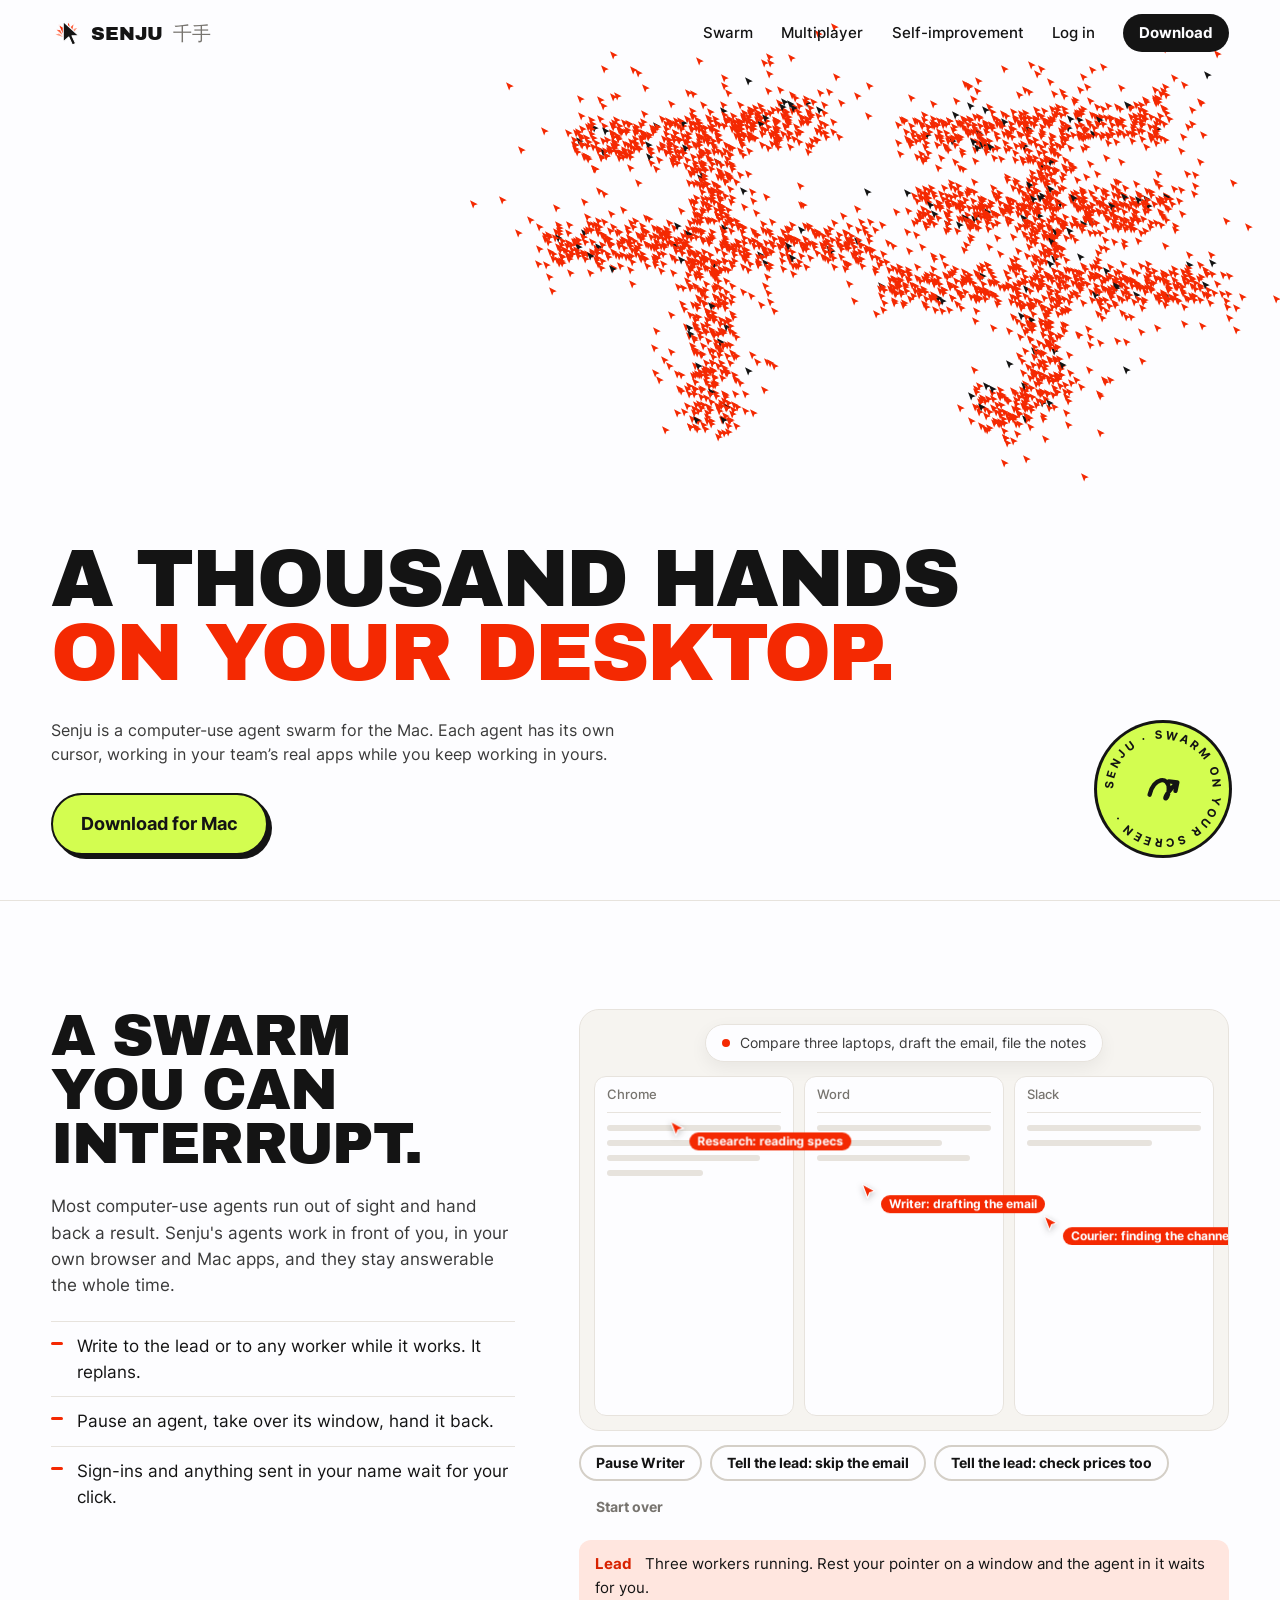
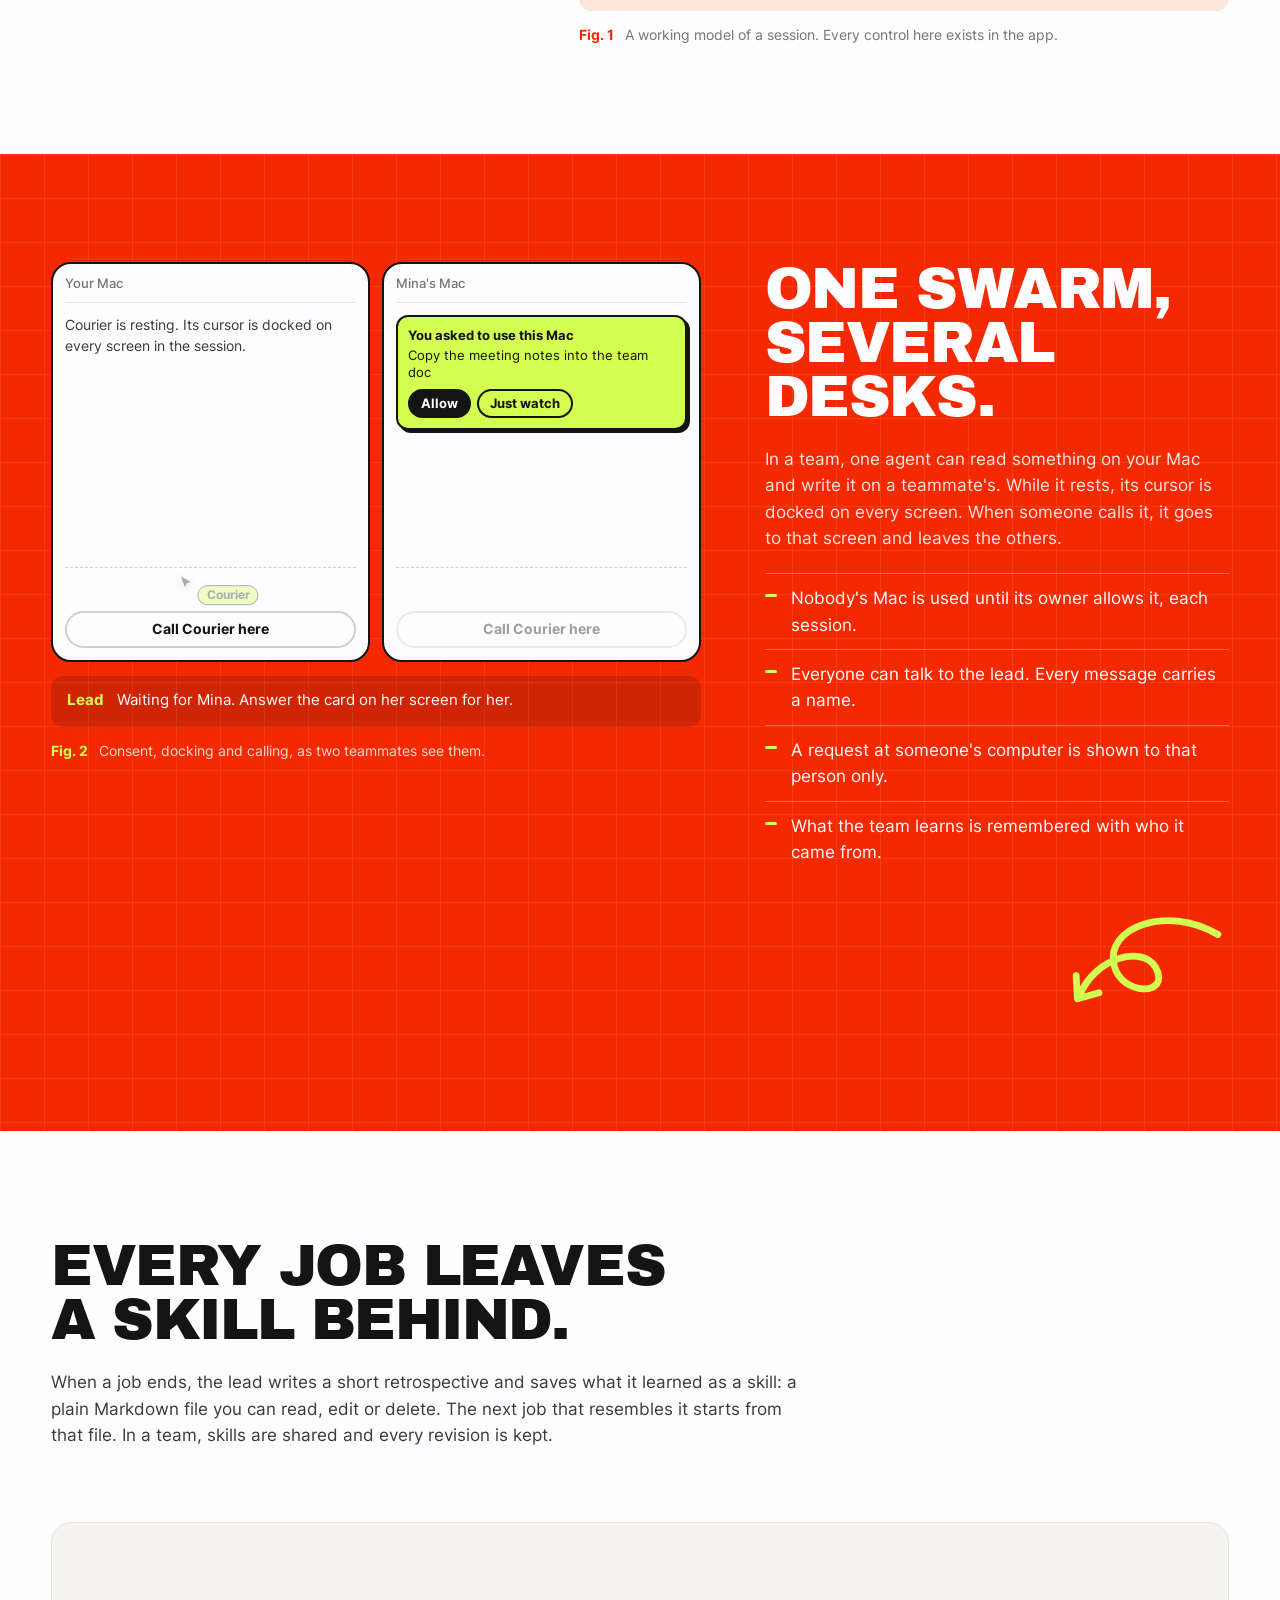
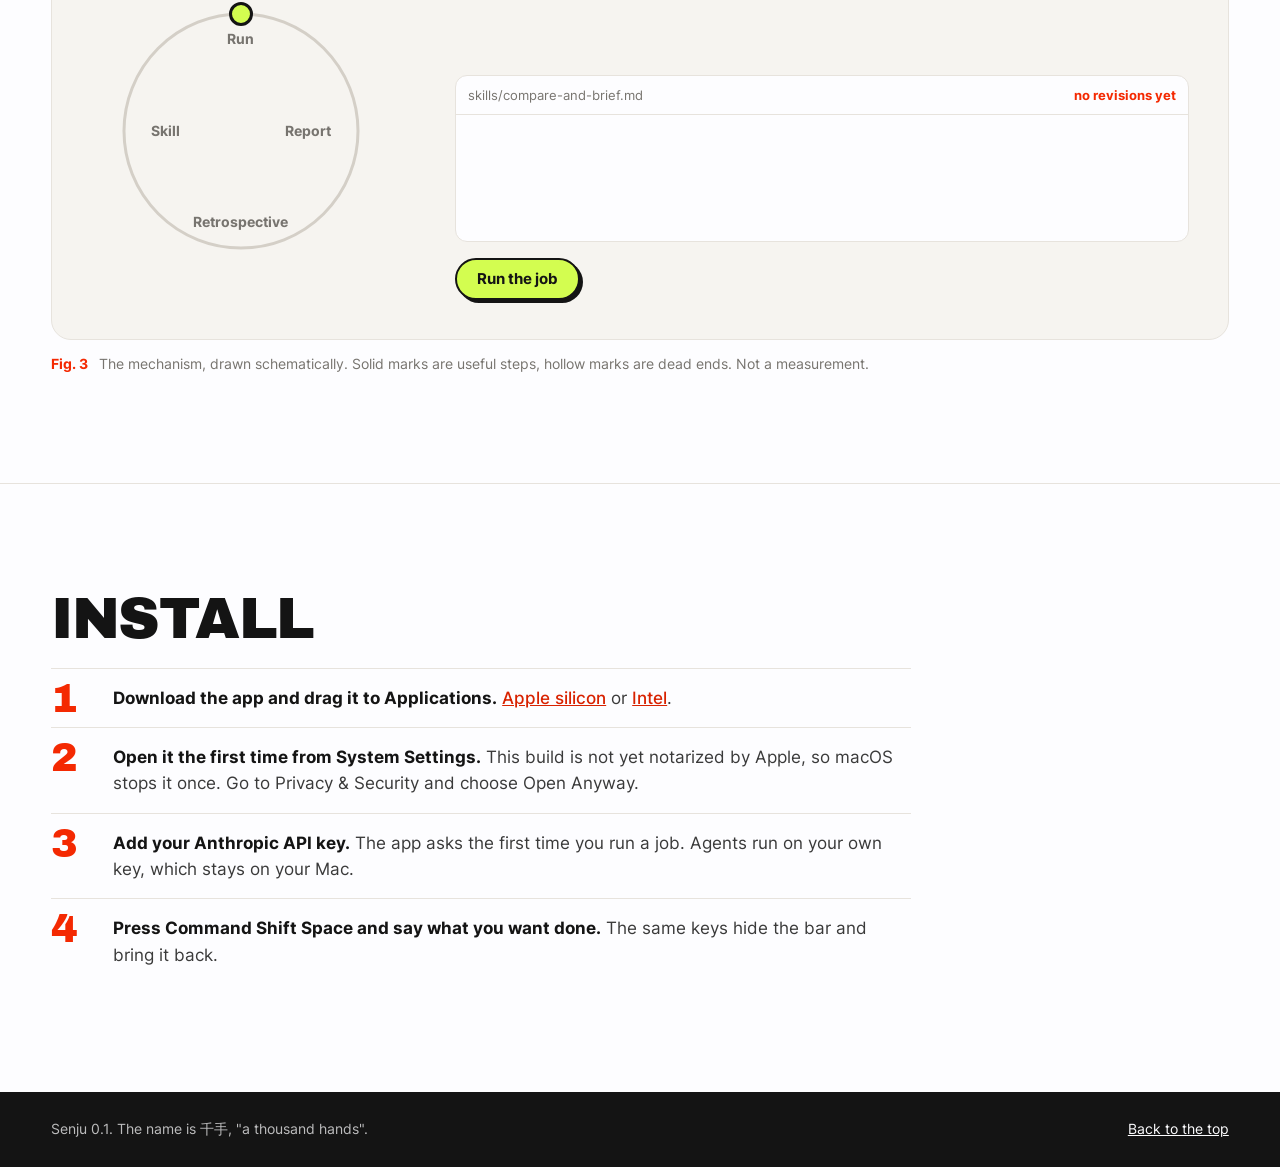
<file: index.html>
<!DOCTYPE html>
<html lang="en">
<head>
<meta charset="utf-8">
<meta name="viewport" content="width=device-width, initial-scale=1">
<title>Senju 千手: a thousand hands on your desktop</title>
<meta name="description" content="Senju is a swarm of computer-use agents for the Mac. Each agent has a cursor you can watch, interrupt and redirect. Sessions span teammates' computers, and every job leaves a skill behind.">
<meta name="theme-color" content="#F42902">
<meta property="og:type" content="website">
<meta property="og:title" content="Senju 千手: a thousand hands on your desktop">
<meta property="og:description" content="A computer-use agent swarm for the Mac. Each agent has its own cursor, working in your team's real apps while you keep working in yours.">
<meta name="twitter:card" content="summary">
<link rel="icon" href="icon.svg" type="image/svg+xml">
<link rel="apple-touch-icon" href="icon.png">
<link rel="preload" href="fonts/archivo-black-latin-400-normal.woff2" as="font" type="font/woff2" crossorigin>
<link rel="preload" href="fonts/inter-latin-400-normal.woff2" as="font" type="font/woff2" crossorigin>
<link rel="stylesheet" href="style.css">
</head>
<body>

<header class="top">
  <a class="brand" href="#" aria-label="Senju, home">
    <svg viewBox="0 0 240 240" width="30" height="30" aria-hidden="true"><use href="#mark"/></svg>
    <span>Senju <span class="hanzi" lang="zh-Hans" aria-hidden="true">千手</span></span>
  </a>
  <nav aria-label="Sections">
    <a href="#swarm">Swarm</a>
    <a href="#multiplayer">Multiplayer</a>
    <a href="#loop">Self-improvement</a>
    <a class="login" href="https://senju-hub.fly.dev">Log in</a>
    <a class="get" href="https://github.com/JamesGongYC/senju">Download</a>
  </nav>
</header>

<main>
  <section class="hero" id="hero">
    <canvas id="field" aria-hidden="true"></canvas>
    <div class="you-tag" id="you-tag" aria-hidden="true">you</div>
    <div class="hero-copy">
      <h1><span>A thousand hands</span> <span>on your desktop.</span></h1>
      <p class="abstract">Senju is a computer-use agent swarm for the Mac. Each agent has its own cursor, working in your team’s real apps while you keep working in yours.</p>
      <div class="cta">
        <a class="download" href="https://github.com/JamesGongYC/senju">Download for Mac</a>
      </div>
    </div>
    <div class="sticker" aria-hidden="true">
      <svg class="ring" viewBox="0 0 132 132"><defs><path id="ring-path" d="M66,66 m-50,0 a50,50 0 1,1 100,0 a50,50 0 1,1 -100,0"/></defs><text><textPath href="#ring-path">Senju · swarm on your screen · </textPath></text></svg>
      <svg class="mark" viewBox="0 0 48 48"><path d="M10 30 C 14 12, 30 10, 30 24 S 18 38, 38 18" fill="none" stroke="#141414" stroke-width="4.5" stroke-linecap="round"/><path d="M30 16 L39 17 L37 26" fill="none" stroke="#141414" stroke-width="4.5" stroke-linecap="round" stroke-linejoin="round"/></svg>
    </div>
  </section>

  <section class="point" id="swarm">
    <div class="copy">
      <h2>A swarm you can interrupt.</h2>
      <p>Most computer-use agents run out of sight and hand back a result. Senju's agents work in front of you, in your own browser and Mac apps, and they stay answerable the whole time.</p>
      <ul>
        <li>Write to the lead or to any worker while it works. It replans.</li>
        <li>Pause an agent, take over its window, hand it back.</li>
        <li>Sign-ins and anything sent in your name wait for your click.</li>
      </ul>
    </div>
    <figure class="fig" id="fig-swarm">
      <div class="desk" id="desk">
        <div class="promptbar"><i></i><span>Compare three laptops, draft the email, file the notes</span></div>
        <div class="wins">
          <div class="win" data-win="chrome"><div class="wt">Chrome</div><div class="lines"><s></s><s></s><s></s><s></s></div></div>
          <div class="win" data-win="word"><div class="wt">Word</div><div class="lines"><s></s><s></s><s></s></div></div>
          <div class="win" data-win="slack"><div class="wt">Slack</div><div class="lines"><s></s><s></s></div>
            <div class="ask" id="ask" hidden>
              <b>Courier needs you</b>
              <span>Send this draft to the team channel?</span>
              <div><button type="button" data-ask="send">Send</button><button type="button" data-ask="hold">Not yet</button></div>
            </div>
          </div>
        </div>
        <div class="agents" id="agents" aria-hidden="true"></div>
      </div>
      <div class="controls" role="group" aria-label="Try the swarm">
        <button type="button" data-act="pause" aria-pressed="false">Pause Writer</button>
        <button type="button" data-act="skip">Tell the lead: skip the email</button>
        <button type="button" data-act="add">Tell the lead: check prices too</button>
        <button type="button" data-act="reset" class="quiet">Start over</button>
      </div>
      <p class="lead-line" id="lead-line" aria-live="polite"><b>Lead</b> <span>Three workers running. Rest your pointer on a window and the agent in it waits for you.</span></p>
      <figcaption class="figcap"><b>Fig. 1</b> A working model of a session. Every control here exists in the app.</figcaption>
    </figure>
  </section>

  <section class="point flip stage" id="multiplayer">
    <div class="copy">
      <h2>One swarm, several desks.</h2>
      <p>In a team, one agent can read something on your Mac and write it on a teammate's. While it rests, its cursor is docked on every screen. When someone calls it, it goes to that screen and leaves the others.</p>
      <ul>
        <li>Nobody's Mac is used until its owner allows it, each session.</li>
        <li>Everyone can talk to the lead. Every message carries a name.</li>
        <li>A request at someone's computer is shown to that person only.</li>
        <li>What the team learns is remembered with who it came from.</li>
      </ul>
      <svg class="scribble-arrow" viewBox="0 0 220 160" aria-hidden="true"><path class="scribble" d="M20 30 C 90 0, 170 40, 150 90 C 135 128, 70 120, 95 85 C 115 58, 175 80, 190 135"/><path class="scribble" d="M165 128 L192 140 L198 110"/></svg>
    </div>
    <figure class="fig" id="fig-multi">
      <div class="screens">
        <div class="screen" data-screen="you">
          <div class="st">Your Mac</div>
          <div class="sbody"><div class="note" data-note="you"></div></div>
          <div class="dock"><span class="docked" data-docked="you"></span></div>
          <button type="button" data-call="you">Call Courier here</button>
        </div>
        <div class="screen" data-screen="mina">
          <div class="st">Mina's Mac</div>
          <div class="sbody">
            <div class="consent" id="consent">
              <b>You asked to use this Mac</b>
              <span>Copy the meeting notes into the team doc</span>
              <div><button type="button" data-consent="allow">Allow</button><button type="button" data-consent="watch">Just watch</button></div>
            </div>
            <div class="note" data-note="mina"></div>
          </div>
          <div class="dock"><span class="docked" data-docked="mina"></span></div>
          <button type="button" data-call="mina" disabled>Call Courier here</button>
        </div>
        <div class="courier" id="courier" aria-hidden="true"><svg viewBox="0 0 24 24"><path d="M4 2.5l15.5 8.2-6.6 1.9-2.6 6.6z"/></svg><span>Courier</span></div>
      </div>
      <p class="lead-line" id="multi-line" aria-live="polite"><b>Lead</b> <span>Waiting for Mina. Answer the card on her screen for her.</span></p>
      <figcaption class="figcap"><b>Fig. 2</b> Consent, docking and calling, as two teammates see them.</figcaption>
    </figure>
  </section>

  <section class="loop" id="loop">
    <div class="copy">
      <h2>Every job leaves a skill behind.</h2>
      <p>When a job ends, the lead writes a short retrospective and saves what it learned as a skill: a plain Markdown file you can read, edit or delete. The next job that resembles it starts from that file. In a team, skills are shared and every revision is kept.</p>
    </div>
    <figure class="fig" id="fig-loop">
      <div class="loopgrid">
        <div class="ring" aria-hidden="true">
          <svg viewBox="0 0 200 200">
            <circle cx="100" cy="100" r="78" class="track"/>
            <circle cx="100" cy="100" r="78" class="arc" id="arc"/>
            <g id="runner"><circle cx="100" cy="22" r="7"/></g>
          </svg>
          <ol>
            <li data-phase="0">Run</li>
            <li data-phase="1">Report</li>
            <li data-phase="2">Retrospective</li>
            <li data-phase="3">Skill</li>
          </ol>
        </div>
        <div class="runs">
          <div class="trace" id="trace" aria-live="polite"></div>
          <div class="skill">
            <div class="sk-head"><span>skills/compare-and-brief.md</span><b id="rev">no revisions yet</b></div>
            <ul id="skill-lines"></ul>
          </div>
          <button type="button" id="run">Run the job</button>
        </div>
      </div>
      <figcaption class="figcap"><b>Fig. 3</b> The mechanism, drawn schematically. Solid marks are useful steps, hollow marks are dead ends. Not a measurement.</figcaption>
    </figure>
  </section>


  <section class="install" id="install">
    <h2>Install</h2>
    <ol>
      <li><b>Download the app and drag it to Applications.</b> <a href="https://github.com/JamesGongYC/senju-site/releases/latest/download/Senju-arm64.dmg">Apple silicon</a> or <a href="https://github.com/JamesGongYC/senju-site/releases/latest/download/Senju-x64.dmg">Intel</a>.</li>
      <li><b>Open it the first time from System Settings.</b> This build is not yet notarized by Apple, so macOS stops it once. Go to Privacy &amp; Security and choose Open Anyway.</li>
      <li><b>Add your Anthropic API key.</b> The app asks the first time you run a job. Agents run on your own key, which stays on your Mac.</li>
      <li><b>Press Command Shift Space and say what you want done.</b> The same keys hide the bar and bring it back.</li>
    </ol>
  </section>
</main>

<footer>
  <span>Senju 0.1. The name is <span lang="zh-Hans">千手</span>, "a thousand hands".</span>
  <a href="#hero">Back to the top</a>
</footer>

<!-- The mark: one cursor in front, and the tips of more cursors fanned out behind it. -->
<svg width="0" height="0" style="position:absolute" aria-hidden="true">
  <symbol id="mark" viewBox="0 0 240 240"><g transform="translate(98 28) scale(9.6)"><path d="M0 0 L0 11.5 L7 9.6 Z" transform="rotate(-72 3.5 11)" fill="#FF9A80" stroke="#FDFDFF" stroke-width="0.9" stroke-linejoin="round"/><path d="M0 0 L0 11.5 L7 9.6 Z" transform="rotate(72 3.5 11)" fill="#FF9A80" stroke="#FDFDFF" stroke-width="0.9" stroke-linejoin="round"/><path d="M0 0 L0 11.5 L7 9.6 Z" transform="rotate(-48 3.5 11)" fill="#FF6240" stroke="#FDFDFF" stroke-width="0.9" stroke-linejoin="round"/><path d="M0 0 L0 11.5 L7 9.6 Z" transform="rotate(48 3.5 11)" fill="#FF6240" stroke="#FDFDFF" stroke-width="0.9" stroke-linejoin="round"/><path d="M0 0 L0 11.5 L7 9.6 Z" transform="rotate(-24 3.5 11)" fill="#F42902" stroke="#FDFDFF" stroke-width="0.9" stroke-linejoin="round"/><path d="M0 0 L0 11.5 L7 9.6 Z" transform="rotate(24 3.5 11)" fill="#F42902" stroke="#FDFDFF" stroke-width="0.9" stroke-linejoin="round"/><path d="M0 0 L0 17 L4.6 12.9 L7.6 19.6 L10.3 18.4 L7.3 11.9 L13 11.9 Z" fill="#141414" stroke="#FDFDFF" stroke-width="0.9" stroke-linejoin="round"/></g></symbol>
</svg>

<script src="site.js"></script>
</body>
</html>
</file>
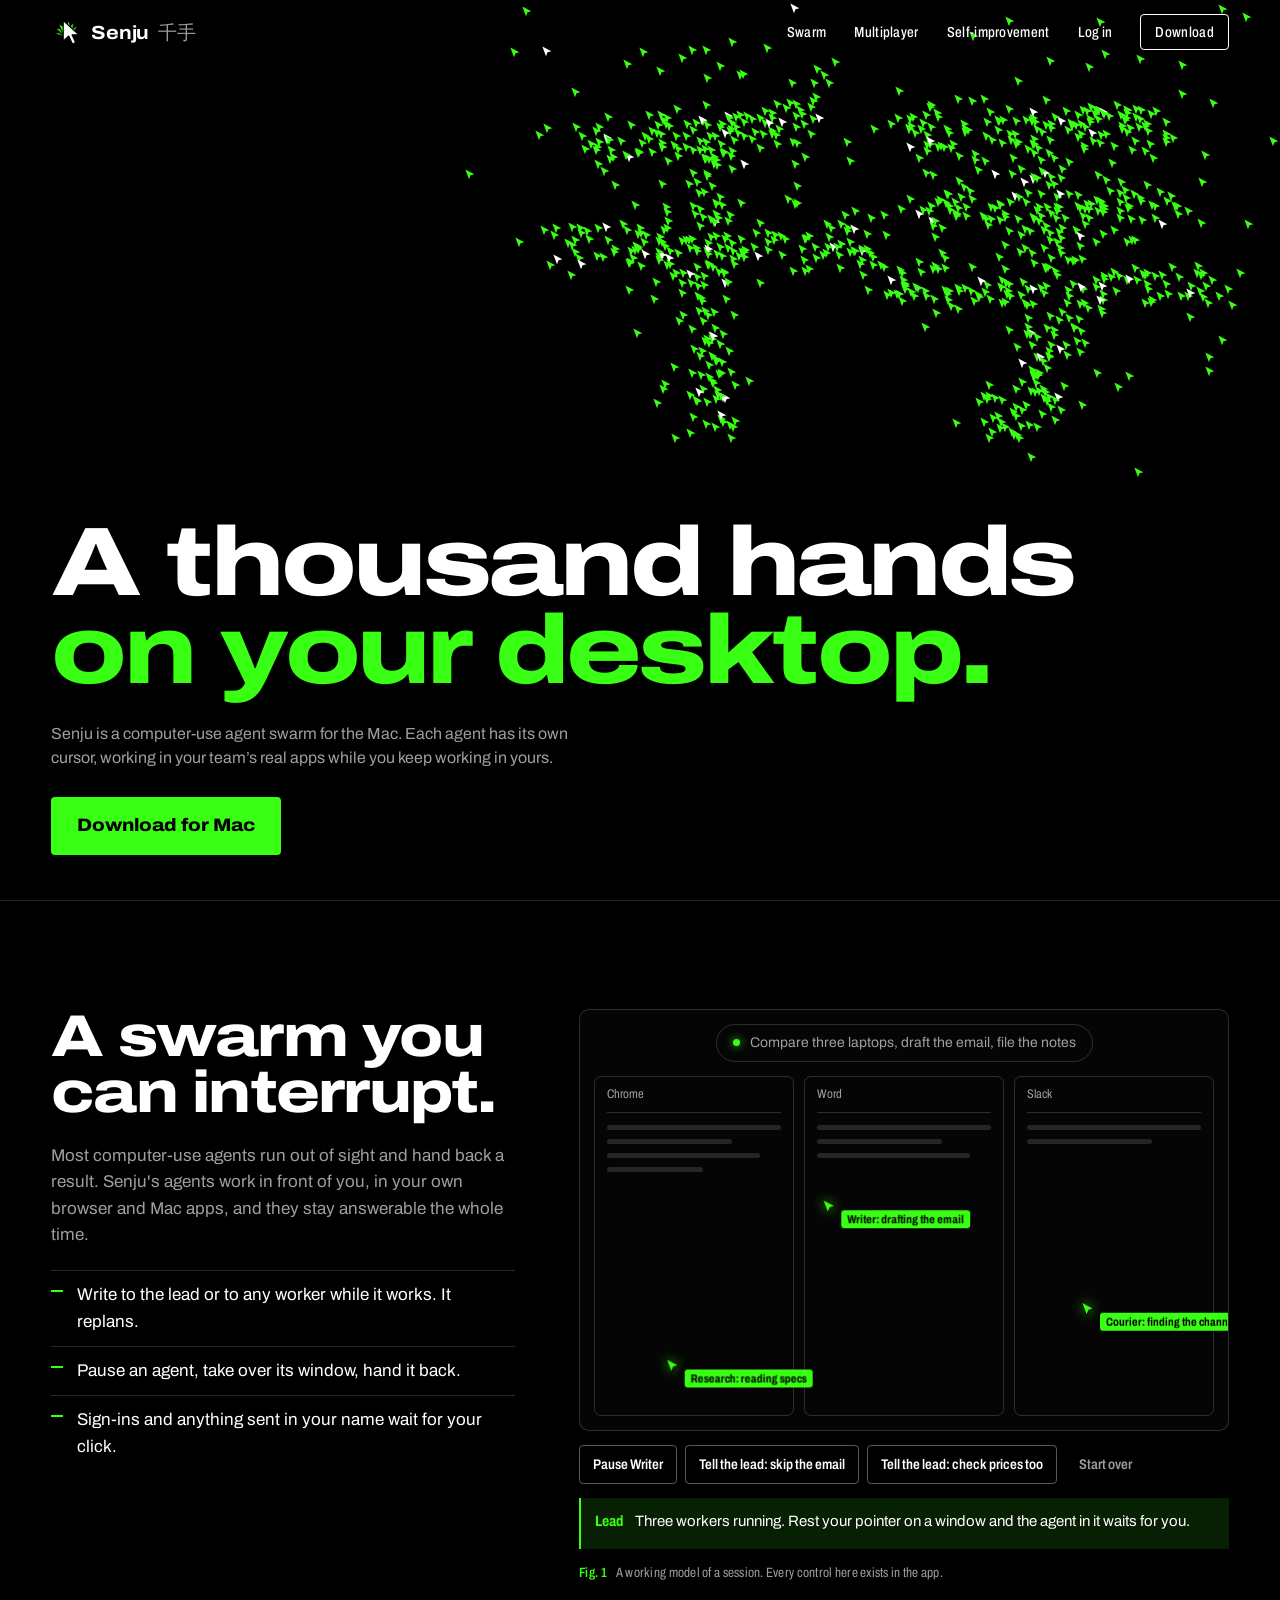
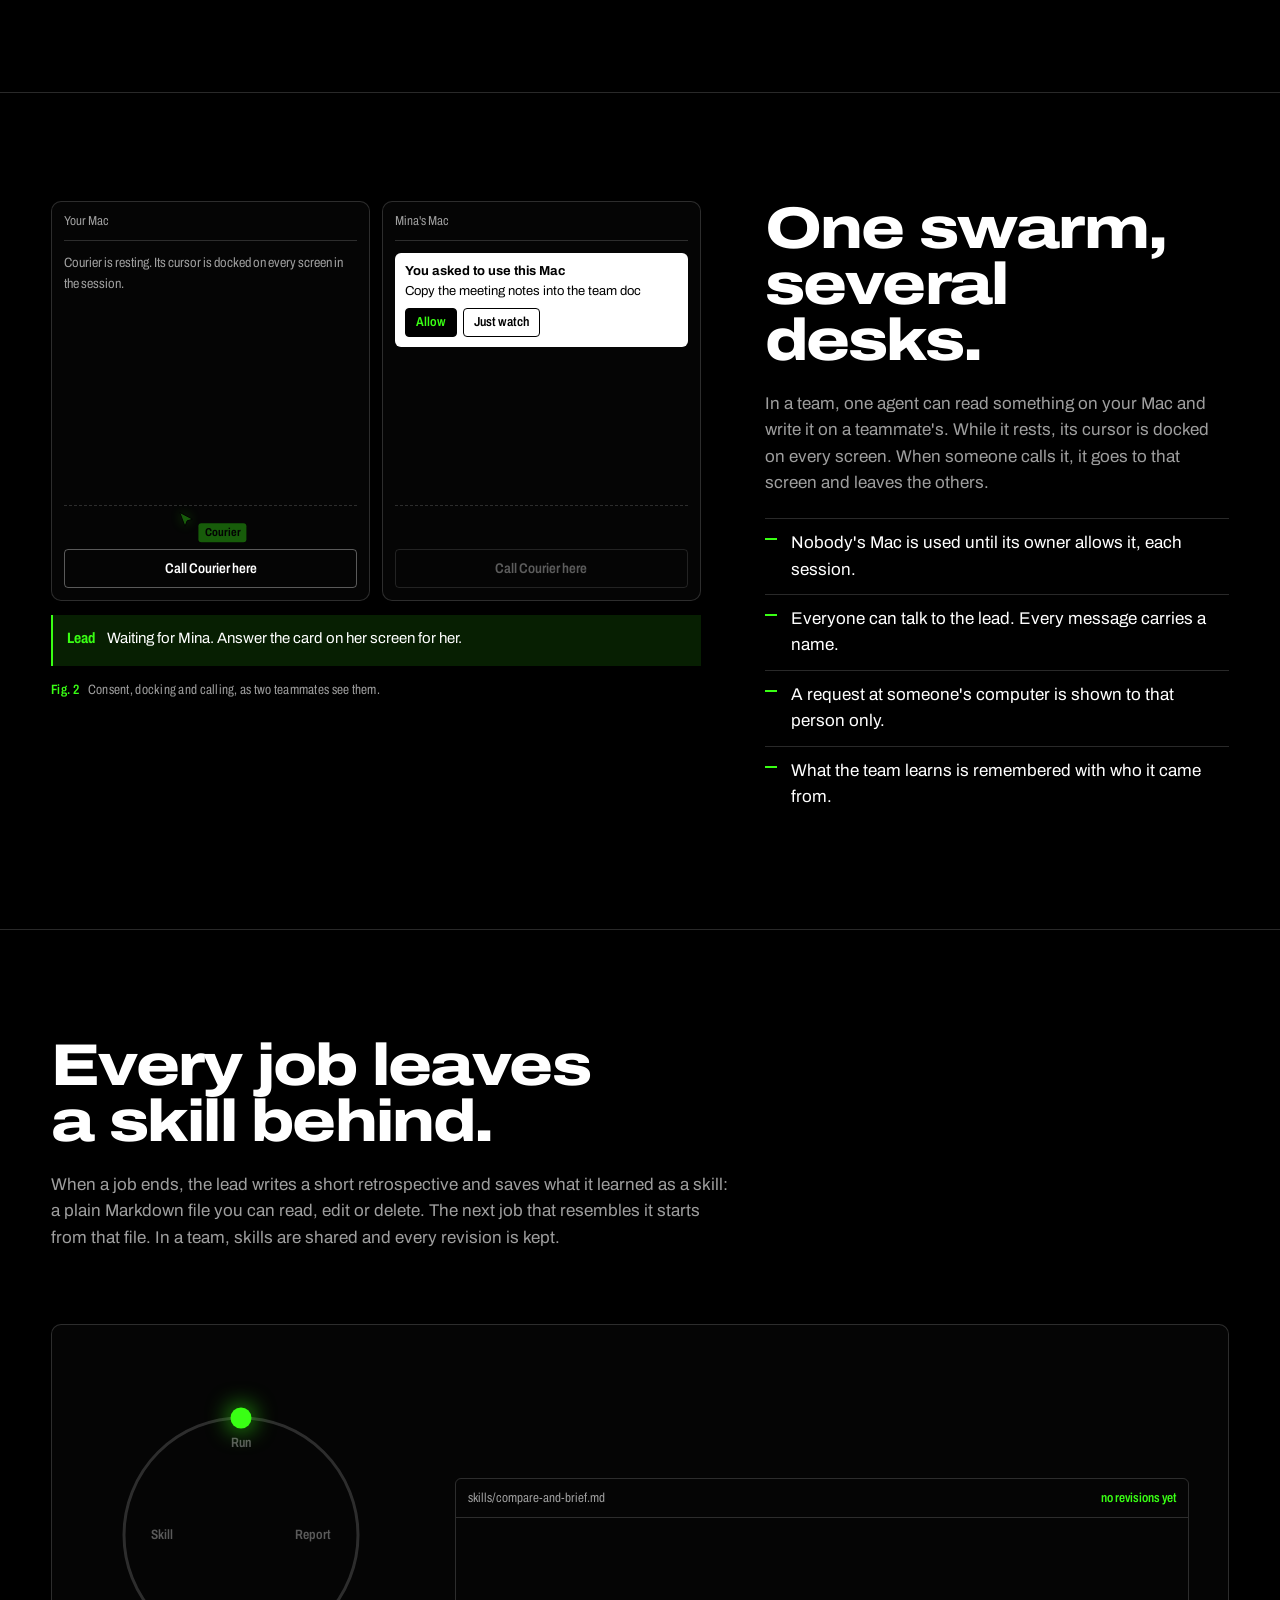
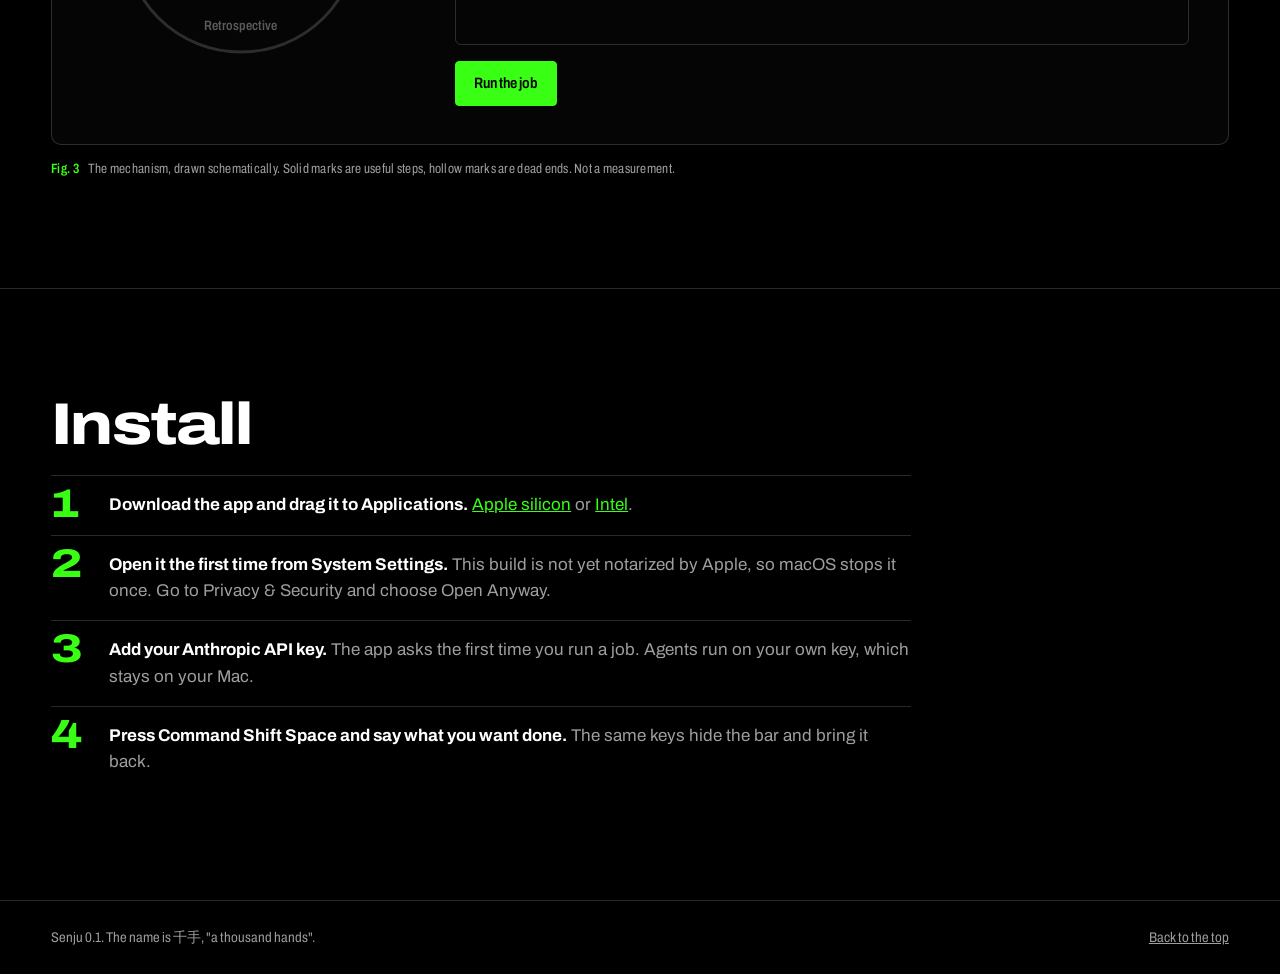
<file: deprecated/index.html>
<!DOCTYPE html>
<html lang="en">
<head>
<meta charset="utf-8">
<meta name="viewport" content="width=device-width, initial-scale=1">
<title>Senju 千手: a thousand hands on your desktop</title>
<meta name="description" content="Senju is a swarm of computer-use agents for the Mac. Each agent has a cursor you can watch, interrupt and redirect. Sessions span teammates' computers, and every job leaves a skill behind.">
<meta name="theme-color" content="#000000">
<meta property="og:type" content="website">
<meta property="og:title" content="Senju 千手: a thousand hands on your desktop">
<meta property="og:description" content="A computer-use agent swarm for the Mac. Each agent has its own cursor, working in your team's real apps while you keep working in yours.">
<meta name="twitter:card" content="summary">
<link rel="icon" href="icon.svg" type="image/svg+xml">
<link rel="apple-touch-icon" href="icon.png">
<link rel="preload" href="fonts/archivo.woff2" as="font" type="font/woff2" crossorigin>
<link rel="stylesheet" href="style.css">
</head>
<body>

<header class="top">
  <a class="brand" href="#" aria-label="Senju, home">
    <svg viewBox="0 0 240 240" width="30" height="30" aria-hidden="true"><use href="#mark"/></svg>
    <span>Senju <span class="hanzi" lang="zh-Hans" aria-hidden="true">千手</span></span>
  </a>
  <nav aria-label="Sections">
    <a href="#swarm">Swarm</a>
    <a href="#multiplayer">Multiplayer</a>
    <a href="#loop">Self-improvement</a>
    <a class="login" href="https://senju-hub.fly.dev">Log in</a>
    <a class="get" href="https://github.com/JamesGongYC/senju">Download</a>
  </nav>
</header>

<main>
  <section class="hero" id="hero">
    <canvas id="field" aria-hidden="true"></canvas>
    <div class="you-tag" id="you-tag" aria-hidden="true">you</div>
    <div class="hero-copy">
      <h1><span>A thousand hands</span> <span>on your desktop.</span></h1>
      <p class="abstract">Senju is a computer-use agent swarm for the Mac. Each agent has its own cursor, working in your team’s real apps while you keep working in yours.</p>
      <div class="cta">
        <a class="download" href="https://github.com/JamesGongYC/senju">Download for Mac</a>
      </div>
    </div>
  </section>

  <section class="point" id="swarm">
    <div class="copy">
      <h2>A swarm you can interrupt.</h2>
      <p>Most computer-use agents run out of sight and hand back a result. Senju's agents work in front of you, in your own browser and Mac apps, and they stay answerable the whole time.</p>
      <ul>
        <li>Write to the lead or to any worker while it works. It replans.</li>
        <li>Pause an agent, take over its window, hand it back.</li>
        <li>Sign-ins and anything sent in your name wait for your click.</li>
      </ul>
    </div>
    <figure class="fig" id="fig-swarm">
      <div class="desk" id="desk">
        <div class="promptbar"><i></i><span>Compare three laptops, draft the email, file the notes</span></div>
        <div class="wins">
          <div class="win" data-win="chrome"><div class="wt">Chrome</div><div class="lines"><s></s><s></s><s></s><s></s></div></div>
          <div class="win" data-win="word"><div class="wt">Word</div><div class="lines"><s></s><s></s><s></s></div></div>
          <div class="win" data-win="slack"><div class="wt">Slack</div><div class="lines"><s></s><s></s></div>
            <div class="ask" id="ask" hidden>
              <b>Courier needs you</b>
              <span>Send this draft to the team channel?</span>
              <div><button type="button" data-ask="send">Send</button><button type="button" data-ask="hold">Not yet</button></div>
            </div>
          </div>
        </div>
        <div class="agents" id="agents" aria-hidden="true"></div>
      </div>
      <div class="controls" role="group" aria-label="Try the swarm">
        <button type="button" data-act="pause" aria-pressed="false">Pause Writer</button>
        <button type="button" data-act="skip">Tell the lead: skip the email</button>
        <button type="button" data-act="add">Tell the lead: check prices too</button>
        <button type="button" data-act="reset" class="quiet">Start over</button>
      </div>
      <p class="lead-line" id="lead-line" aria-live="polite"><b>Lead</b> <span>Three workers running. Rest your pointer on a window and the agent in it waits for you.</span></p>
      <figcaption class="figcap"><b>Fig. 1</b> A working model of a session. Every control here exists in the app.</figcaption>
    </figure>
  </section>

  <section class="point flip" id="multiplayer">
    <div class="copy">
      <h2>One swarm, several desks.</h2>
      <p>In a team, one agent can read something on your Mac and write it on a teammate's. While it rests, its cursor is docked on every screen. When someone calls it, it goes to that screen and leaves the others.</p>
      <ul>
        <li>Nobody's Mac is used until its owner allows it, each session.</li>
        <li>Everyone can talk to the lead. Every message carries a name.</li>
        <li>A request at someone's computer is shown to that person only.</li>
        <li>What the team learns is remembered with who it came from.</li>
      </ul>
    </div>
    <figure class="fig" id="fig-multi">
      <div class="screens">
        <div class="screen" data-screen="you">
          <div class="st">Your Mac</div>
          <div class="sbody"><div class="note" data-note="you"></div></div>
          <div class="dock"><span class="docked" data-docked="you"></span></div>
          <button type="button" data-call="you">Call Courier here</button>
        </div>
        <div class="screen" data-screen="mina">
          <div class="st">Mina's Mac</div>
          <div class="sbody">
            <div class="consent" id="consent">
              <b>You asked to use this Mac</b>
              <span>Copy the meeting notes into the team doc</span>
              <div><button type="button" data-consent="allow">Allow</button><button type="button" data-consent="watch">Just watch</button></div>
            </div>
            <div class="note" data-note="mina"></div>
          </div>
          <div class="dock"><span class="docked" data-docked="mina"></span></div>
          <button type="button" data-call="mina" disabled>Call Courier here</button>
        </div>
        <div class="courier" id="courier" aria-hidden="true"><svg viewBox="0 0 24 24"><path d="M4 2.5l15.5 8.2-6.6 1.9-2.6 6.6z"/></svg><span>Courier</span></div>
      </div>
      <p class="lead-line" id="multi-line" aria-live="polite"><b>Lead</b> <span>Waiting for Mina. Answer the card on her screen for her.</span></p>
      <figcaption class="figcap"><b>Fig. 2</b> Consent, docking and calling, as two teammates see them.</figcaption>
    </figure>
  </section>

  <section class="loop" id="loop">
    <div class="copy">
      <h2>Every job leaves a skill behind.</h2>
      <p>When a job ends, the lead writes a short retrospective and saves what it learned as a skill: a plain Markdown file you can read, edit or delete. The next job that resembles it starts from that file. In a team, skills are shared and every revision is kept.</p>
    </div>
    <figure class="fig" id="fig-loop">
      <div class="loopgrid">
        <div class="ring" aria-hidden="true">
          <svg viewBox="0 0 200 200">
            <circle cx="100" cy="100" r="78" class="track"/>
            <circle cx="100" cy="100" r="78" class="arc" id="arc"/>
            <g id="runner"><circle cx="100" cy="22" r="7"/></g>
          </svg>
          <ol>
            <li data-phase="0">Run</li>
            <li data-phase="1">Report</li>
            <li data-phase="2">Retrospective</li>
            <li data-phase="3">Skill</li>
          </ol>
        </div>
        <div class="runs">
          <div class="trace" id="trace" aria-live="polite"></div>
          <div class="skill">
            <div class="sk-head"><span>skills/compare-and-brief.md</span><b id="rev">no revisions yet</b></div>
            <ul id="skill-lines"></ul>
          </div>
          <button type="button" id="run">Run the job</button>
        </div>
      </div>
      <figcaption class="figcap"><b>Fig. 3</b> The mechanism, drawn schematically. Solid marks are useful steps, hollow marks are dead ends. Not a measurement.</figcaption>
    </figure>
  </section>


  <section class="install" id="install">
    <h2>Install</h2>
    <ol>
      <li><b>Download the app and drag it to Applications.</b> <a href="https://github.com/JamesGongYC/senju-site/releases/latest/download/Senju-arm64.dmg">Apple silicon</a> or <a href="https://github.com/JamesGongYC/senju-site/releases/latest/download/Senju-x64.dmg">Intel</a>.</li>
      <li><b>Open it the first time from System Settings.</b> This build is not yet notarized by Apple, so macOS stops it once. Go to Privacy &amp; Security and choose Open Anyway.</li>
      <li><b>Add your Anthropic API key.</b> The app asks the first time you run a job. Agents run on your own key, which stays on your Mac.</li>
      <li><b>Press Command Shift Space and say what you want done.</b> The same keys hide the bar and bring it back.</li>
    </ol>
  </section>
</main>

<footer>
  <span>Senju 0.1. The name is <span lang="zh-Hans">千手</span>, "a thousand hands".</span>
  <a href="#hero">Back to the top</a>
</footer>

<!-- The mark: one cursor in front, and the tips of more cursors fanned out behind it. -->
<svg width="0" height="0" style="position:absolute" aria-hidden="true">
  <symbol id="mark" viewBox="0 0 240 240"><g transform="translate(98 28) scale(9.6)"><path d="M0 0 L0 11.5 L7 9.6 Z" transform="rotate(-72 3.5 11)" fill="#22A00D" stroke="#000" stroke-width="0.9" stroke-linejoin="round"/><path d="M0 0 L0 11.5 L7 9.6 Z" transform="rotate(72 3.5 11)" fill="#22A00D" stroke="#000" stroke-width="0.9" stroke-linejoin="round"/><path d="M0 0 L0 11.5 L7 9.6 Z" transform="rotate(-48 3.5 11)" fill="#2ED312" stroke="#000" stroke-width="0.9" stroke-linejoin="round"/><path d="M0 0 L0 11.5 L7 9.6 Z" transform="rotate(48 3.5 11)" fill="#2ED312" stroke="#000" stroke-width="0.9" stroke-linejoin="round"/><path d="M0 0 L0 11.5 L7 9.6 Z" transform="rotate(-24 3.5 11)" fill="#39FF14" stroke="#000" stroke-width="0.9" stroke-linejoin="round"/><path d="M0 0 L0 11.5 L7 9.6 Z" transform="rotate(24 3.5 11)" fill="#39FF14" stroke="#000" stroke-width="0.9" stroke-linejoin="round"/><path d="M0 0 L0 17 L4.6 12.9 L7.6 19.6 L10.3 18.4 L7.3 11.9 L13 11.9 Z" fill="#fff" stroke="#000" stroke-width="0.9" stroke-linejoin="round"/></g></symbol>
</svg>

<script src="site.js"></script>
</body>
</html>
</file>
<file: style.css>
/* Senju. The app's colors: snowy white, red orange, and yellow punk kept for the few things that must be seen.
   Archivo Black for display, Inter for reading. Tokens match senju/web/shared/tokens.css. */
@font-face { font-family: "Archivo Black"; src: url("fonts/archivo-black-latin-400-normal.woff2") format("woff2"); font-weight: 400; font-display: swap; }
@font-face { font-family: "Inter"; src: url("fonts/inter-latin-400-normal.woff2") format("woff2"); font-weight: 400; font-display: swap; }
@font-face { font-family: "Inter"; src: url("fonts/inter-latin-500-normal.woff2") format("woff2"); font-weight: 500; font-display: swap; }
@font-face { font-family: "Inter"; src: url("fonts/inter-latin-700-normal.woff2") format("woff2"); font-weight: 700; font-display: swap; }
:root {
  --orange: #F42902;
  --orange-deep: #D82200;
  --orange-soft: #FFE6DF;
  --white: #FDFDFF;
  --punk: #D3FD50;
  --ink: #141414;
  --ink-2: #3A3A3A;
  --ink-dim: #77746F;
  --paper: #F6F4F0;
  --line: #E7E3DD;
  --line-strong: #D4CFC7;
  --radius: 20px;
  --radius-sm: 12px;
  --pad: clamp(20px, 4vw, 56px);
  --display: "Archivo Black", "Arial Black", "Helvetica Neue", sans-serif;
  --body: "Inter", -apple-system, BlinkMacSystemFont, "Segoe UI", sans-serif;
  --cjk: "PingFang SC", "Hiragino Sans GB", "Noto Sans CJK SC", "Noto Sans SC", "Microsoft YaHei", sans-serif;
}
* { box-sizing: border-box; }
html { scroll-behavior: smooth; background: var(--white); }
body { margin: 0; background: var(--white); color: var(--ink); font-family: var(--body); font-size: 17px; line-height: 1.55; -webkit-font-smoothing: antialiased; }
a { color: inherit; }
:focus-visible { outline: 2px solid var(--ink); outline-offset: 3px; }
.stage :focus-visible { outline-color: var(--white); }
[lang="zh-Hans"] { font-family: var(--cjk); }
::selection { background: var(--orange); color: var(--white); }

/* ---- Top ---- */
.top { position: absolute; inset: 0 0 auto 0; z-index: 20; display: flex; align-items: center; justify-content: space-between; padding: 14px var(--pad); }
.brand { display: flex; align-items: center; gap: 10px; text-decoration: none; font-family: var(--display); font-size: 19px; text-transform: uppercase; letter-spacing: -0.01em; }
.brand .hanzi { font-weight: 500; color: var(--ink-dim); margin-left: 0.2em; }
.top nav { display: flex; align-items: center; gap: clamp(12px, 2.2vw, 30px); font-size: 14.5px; font-weight: 500; }
.top nav a { text-decoration: none; padding: 6px 0; }
.top nav a:hover { color: var(--orange); }
.top nav .get { background: var(--ink); color: var(--white); padding: 8px 16px; border-radius: 999px; font-weight: 700; }
.top nav .get:hover { background: var(--orange); color: var(--white); }

/* ---- Hero: a white canvas, a thousand orange cursors ---- */
.hero { position: relative; min-height: 100svh; display: flex; flex-direction: column; justify-content: flex-end; padding: 110px var(--pad) clamp(28px, 5vh, 56px); overflow: hidden; cursor: crosshair; background: var(--white); }
#field { position: absolute; inset: 0; width: 100%; height: 100%; display: block; }
.you-tag { position: absolute; left: 0; top: 0; z-index: 3; pointer-events: none; opacity: 0; transition: opacity 0.2s; background: var(--ink); color: var(--white); font-size: 12px; font-weight: 700; padding: 1px 8px; border-radius: 999px; }
.hero-copy { position: relative; z-index: 2; max-width: 1180px; pointer-events: none; }
.hero-copy a { pointer-events: auto; }
h1 { margin: 0 0 clamp(18px, 3vh, 30px); font-family: var(--display); font-weight: 400; font-size: clamp(38px, 6.3vw, 108px); line-height: 0.92; letter-spacing: -0.03em; text-transform: uppercase; animation: rise 0.9s cubic-bezier(0.2, 0.8, 0.2, 1) both; }
h1 span { display: block; }
h1 span + span { color: var(--orange); }
@keyframes rise { from { transform: translateY(18px); opacity: 0; } }
.abstract { max-width: 60ch; margin: 0 0 26px; color: var(--ink-2); font-size: clamp(16px, 1.25vw, 19px); text-shadow: 0 0 14px var(--white), 0 0 5px var(--white); }
.cta { display: flex; flex-wrap: wrap; align-items: center; gap: 14px 22px; }
.download { display: inline-block; background: var(--punk); color: var(--ink); text-decoration: none; font-weight: 700; font-size: 18px; padding: 15px 28px; border-radius: 999px; border: 2px solid var(--ink); box-shadow: 4px 4px 0 var(--ink); transition: transform 0.12s, box-shadow 0.12s, background 0.12s; }
.download:hover { background: #DDFF6E; transform: translate(-1px, -1px); box-shadow: 6px 6px 0 var(--ink); }
.download:active { transform: translate(3px, 3px); box-shadow: 1px 1px 0 var(--ink); }
.sticker { position: absolute; z-index: 2; right: var(--pad); bottom: clamp(28px, 5vh, 56px); width: 132px; height: 132px; border-radius: 50%; background: var(--punk); color: var(--ink); display: grid; place-items: center; box-shadow: 0 0 0 3px var(--ink); pointer-events: none; }
.sticker .ring { position: absolute; inset: 0; width: 100%; height: 100%; animation: spin 18s linear infinite; }
.sticker .ring text { font: 700 11.5px var(--body); letter-spacing: 0.22em; text-transform: uppercase; fill: var(--ink); }
.sticker .mark { width: 46px; height: 46px; }
@keyframes spin { to { transform: rotate(360deg); } }
.figcap { margin: 14px 0 0; color: var(--ink-dim); font-size: 13.5px; }
.figcap b { color: var(--orange); font-weight: 700; margin-right: 0.5em; }

/* ---- The three points ---- */
h2 { margin: 0 0 22px; font-family: var(--display); font-weight: 400; font-size: clamp(32px, 4.5vw, 70px); line-height: 0.94; letter-spacing: -0.025em; text-transform: uppercase; text-wrap: balance; }
.point, .loop, .install { padding: clamp(72px, 12vh, 150px) var(--pad); border-top: 1px solid var(--line); }
.point { display: grid; grid-template-columns: minmax(0, 5fr) minmax(0, 7fr); gap: clamp(28px, 5vw, 80px); align-items: start; }
.point.flip { grid-template-columns: minmax(0, 7fr) minmax(0, 5fr); }
.point.flip .copy { order: 2; }
.copy { position: sticky; top: 90px; }
.copy p { color: var(--ink-2); max-width: 54ch; margin: 0 0 22px; }
.copy ul { list-style: none; margin: 0; padding: 0; max-width: 52ch; }
.copy li { padding: 11px 0 11px 26px; border-top: 1px solid var(--line); position: relative; }
.copy li::before { content: ""; position: absolute; left: 0; top: 20px; width: 12px; height: 3px; border-radius: 2px; background: var(--orange); }

.fig { margin: 0; min-width: 0; }
button { font: 600 14px/1.2 var(--body); color: var(--ink); background: var(--white); border: 2px solid var(--line-strong); border-radius: 999px; padding: 8px 15px; cursor: pointer; transition: background 0.12s, color 0.12s, border-color 0.12s; }
button:hover:not(:disabled) { border-color: var(--ink); }
button[aria-pressed="true"] { background: var(--ink); border-color: var(--ink); color: var(--white); }
button:disabled { opacity: 0.4; cursor: not-allowed; }
button.quiet { border-color: transparent; background: transparent; color: var(--ink-dim); }
.controls { display: flex; flex-wrap: wrap; gap: 8px; margin-top: 14px; }
.lead-line { margin: 14px 0 0; padding: 12px 16px; border-radius: var(--radius-sm); background: var(--orange-soft); font-size: 15px; min-height: 3.4em; }
.lead-line b { color: var(--orange-deep); margin-right: 0.6em; }

/* Fig. 1: the desk */
.desk { position: relative; border: 1px solid var(--line); border-radius: var(--radius); padding: 14px; background: var(--paper); overflow: hidden; }
.promptbar { display: flex; align-items: center; gap: 10px; margin: 0 auto 14px; width: fit-content; max-width: 100%; background: var(--white); border: 1px solid var(--line); border-radius: 999px; padding: 7px 16px; font-size: 14px; color: var(--ink-2); box-shadow: 0 6px 18px rgba(20, 20, 20, 0.06); }
.promptbar i { width: 8px; height: 8px; border-radius: 50%; background: var(--orange); flex: none; }
.wins { display: grid; grid-template-columns: repeat(3, minmax(0, 1fr)); gap: 10px; }
.win { position: relative; min-height: clamp(220px, 30vw, 340px); background: var(--white); border: 1px solid var(--line); border-radius: var(--radius-sm); padding: 0 12px 12px; transition: border-color 0.15s, box-shadow 0.15s; }
.win.yours { border-color: var(--ink); box-shadow: 3px 3px 0 var(--ink); }
.wt { font-size: 12.5px; font-weight: 500; color: var(--ink-dim); padding: 8px 0; border-bottom: 1px solid var(--line); margin-bottom: 12px; display: flex; justify-content: space-between; }
.win.yours .wt::after { content: "you are here"; color: var(--ink); font-weight: 700; }
.lines s { display: block; height: 6px; border-radius: 3px; background: var(--line); margin-bottom: 9px; }
.lines s:nth-child(2) { width: 72%; } .lines s:nth-child(3) { width: 88%; } .lines s:nth-child(4) { width: 55%; }
.ask, .consent { background: var(--punk); color: var(--ink); border: 2px solid var(--ink); border-radius: var(--radius-sm); box-shadow: 3px 3px 0 var(--ink); padding: 10px; font-size: 13px; line-height: 1.3; }
.ask { position: absolute; left: 8px; right: 11px; bottom: 11px; z-index: 4; }
.ask b, .consent b { display: block; margin-bottom: 3px; }
.ask span, .consent span { display: block; margin-bottom: 8px; }
.ask div, .consent div { display: flex; gap: 6px; flex-wrap: wrap; }
.ask button, .consent button { border-color: var(--ink); padding: 5px 11px; font-size: 13px; background: transparent; }
.ask button:first-child, .consent button:first-child { background: var(--ink); color: var(--white); }
.ask button:hover, .consent button:hover { background: var(--white) !important; color: var(--ink) !important; }
.agents { position: absolute; inset: 0; pointer-events: none; }
.agent { position: absolute; left: 0; top: 0; display: flex; align-items: flex-start; gap: 2px; transition: transform 1.1s cubic-bezier(0.3, 0.7, 0.2, 1), opacity 0.4s; will-change: transform; }
.agent svg, .courier svg { width: 20px; height: 20px; flex: none; fill: var(--orange); stroke: var(--white); stroke-width: 1.4; stroke-linejoin: round; filter: drop-shadow(0 2px 3px rgba(20, 20, 20, 0.25)); }
.agent span, .courier span { margin-top: 13px; background: var(--orange); color: var(--white); font-size: 11.5px; font-weight: 700; line-height: 1.25; padding: 2px 8px; border-radius: 999px; white-space: nowrap; }
.agent.held svg { fill: var(--white); stroke: var(--orange); }
.agent.held span { background: var(--white); color: var(--orange-deep); outline: 1.5px solid var(--orange); }
.agent.gone { opacity: 0; }

/* The orange stage, with the faint grid the app uses */
.stage { background-color: var(--orange); background-image: linear-gradient(rgba(255, 255, 255, 0.09) 1px, transparent 1px), linear-gradient(90deg, rgba(255, 255, 255, 0.09) 1px, transparent 1px); background-size: 44px 44px; color: var(--white); border-top: 0; }
.stage + section { border-top: 0; }
.stage .copy { position: sticky; }
.stage .copy p { color: rgba(253, 253, 255, 0.88); }
.stage .copy li { border-top-color: rgba(253, 253, 255, 0.3); }
.stage .copy li::before { background: var(--punk); }
.stage .lead-line { background: rgba(20, 20, 20, 0.16); color: var(--white); }
.stage .lead-line b { color: var(--punk); }
.stage .figcap { color: rgba(253, 253, 255, 0.82); }
.stage .figcap b { color: var(--punk); }
.scribble-arrow { display: block; width: clamp(120px, 13vw, 190px); margin: 26px 0 0 auto; transform: rotate(8deg) scaleX(-1); }
.scribble { stroke: var(--punk); fill: none; stroke-width: 9; stroke-linecap: round; stroke-linejoin: round; }

/* Fig. 2: two screens */
.screens { position: relative; display: grid; grid-template-columns: 1fr 1fr; gap: 12px; }
.screen { position: relative; color: var(--ink); background: var(--white); border: 2px solid var(--ink); border-radius: var(--radius); padding: 0 12px 12px; display: flex; flex-direction: column; min-height: clamp(300px, 34vw, 400px); transition: box-shadow 0.2s; }
.screen.live { box-shadow: 6px 6px 0 var(--punk); }
.st { font-size: 13px; font-weight: 500; color: var(--ink-dim); padding: 9px 0; border-bottom: 1px solid var(--line); }
.sbody { position: relative; flex: 1; padding-top: 12px; }
.note { color: var(--ink-2); font-size: 13.5px; }
.note b { color: var(--ink); }
.dock { height: 34px; border-top: 1px dashed var(--line-strong); display: flex; align-items: center; justify-content: center; margin-bottom: 10px; }
.docked { font-size: 12px; color: var(--ink-dim); }
.screen > button { align-self: stretch; }
.courier { position: absolute; left: 0; top: 0; z-index: 3; display: flex; align-items: flex-start; gap: 2px; pointer-events: none; opacity: 0; transition: transform 0.9s cubic-bezier(0.3, 0.7, 0.2, 1), opacity 0.3s; }
.courier svg { fill: var(--ink); }
.courier span { background: var(--punk); color: var(--ink); outline: 1.5px solid var(--ink); }
.courier.on { opacity: 1; }
.courier.ghost { opacity: 0.35; }

/* Fig. 3: the loop */
.loop { display: grid; grid-template-columns: minmax(0, 1fr); gap: clamp(28px, 4vw, 56px); }
.loop .copy { position: static; max-width: 980px; }
.loop .copy p { max-width: 68ch; }
.loopgrid { display: grid; grid-template-columns: minmax(200px, 300px) minmax(0, 1fr); gap: clamp(24px, 5vw, 72px); align-items: center; border: 1px solid var(--line); border-radius: var(--radius); padding: clamp(18px, 3vw, 40px); background: var(--paper); }
.ring { position: relative; aspect-ratio: 1; }
.ring svg { width: 100%; height: 100%; display: block; overflow: visible; }
.ring .track { fill: none; stroke: var(--line-strong); stroke-width: 2; }
.ring .arc { fill: none; stroke: var(--orange); stroke-width: 4; stroke-linecap: round; stroke-dasharray: 490; stroke-dashoffset: 490; transform: rotate(-90deg); transform-origin: 100px 100px; transition: stroke-dashoffset 0.9s ease; }
#runner { transform-origin: 100px 100px; transition: transform 0.9s ease; }
#runner circle { fill: var(--punk); stroke: var(--ink); stroke-width: 2; }
.ring ol { list-style: none; margin: 0; padding: 0; position: absolute; inset: 0; font-size: 13.5px; font-weight: 700; color: var(--ink-dim); }
.ring li { position: absolute; transition: color 0.3s; }
.ring li.on { color: var(--orange); }
.ring li[data-phase="0"] { top: 16%; left: 50%; transform: translateX(-50%); }
.ring li[data-phase="1"] { top: 50%; right: 20%; transform: translateY(-50%); }
.ring li[data-phase="2"] { bottom: 16%; left: 50%; transform: translateX(-50%); }
.ring li[data-phase="3"] { top: 50%; left: 20%; transform: translateY(-50%); }
.runs { min-width: 0; }
.trace { display: grid; gap: 10px; min-height: 96px; margin-bottom: 18px; }
.trace .row { display: flex; align-items: center; gap: 12px; }
.trace .row > b { flex: none; width: 4.2em; font-size: 13px; color: var(--ink-dim); font-weight: 700; }
.trace .ticks { display: flex; flex-wrap: wrap; gap: 5px; }
.trace i { width: 12px; height: 20px; border-radius: 3px; background: var(--ink); animation: pop 0.18s both; }
.trace i.dead { background: transparent; outline: 1.5px solid var(--line-strong); outline-offset: -1.5px; }
.trace .row.latest i:not(.dead) { background: var(--orange); }
.trace .row > span { font-size: 12.5px; color: var(--ink-dim); }
@keyframes pop { from { transform: scaleY(0.2); opacity: 0; } }
.skill { background: var(--white); border: 1px solid var(--line); border-radius: var(--radius-sm); margin-bottom: 16px; }
.sk-head { display: flex; justify-content: space-between; gap: 12px; flex-wrap: wrap; padding: 9px 12px; border-bottom: 1px solid var(--line); font-size: 13px; color: var(--ink-dim); }
.sk-head b { color: var(--orange); font-weight: 700; }
.skill ul { list-style: none; margin: 0; padding: 10px 12px; min-height: 126px; font-size: 14.5px; }
.skill li { padding: 3px 0 3px 16px; position: relative; color: var(--ink-dim); }
.skill li::before { content: "+"; position: absolute; left: 0; color: var(--orange); font-weight: 700; }
.skill li.new { color: var(--ink); }
#run { background: var(--punk); border-color: var(--ink); color: var(--ink); font-size: 15px; padding: 10px 20px; box-shadow: 3px 3px 0 var(--ink); }
#run:hover:not(:disabled) { background: #DDFF6E; box-shadow: 4px 4px 0 var(--ink); }

/* ---- Install ---- */
.install ol { max-width: 860px; margin: 0; padding: 0; list-style: none; counter-reset: step; }
.install ol li { counter-increment: step; position: relative; padding: 16px 0 16px 62px; border-top: 1px solid var(--line); color: var(--ink-2); }
.install ol li::before { content: counter(step); position: absolute; left: 0; top: 10px; font-family: var(--display); font-size: 40px; line-height: 1; color: var(--orange); }
.install ol b { color: var(--ink); }
.install a { color: var(--orange-deep); font-weight: 500; }
footer { display: flex; justify-content: space-between; flex-wrap: wrap; gap: 10px; padding: 26px var(--pad); background: var(--ink); color: rgba(253, 253, 255, 0.72); font-size: 14px; }
footer a { color: var(--white); }

/* ---- Small screens ---- */
@media (max-width: 900px) {
  .point, .point.flip, .install { grid-template-columns: minmax(0, 1fr); }
  .point.flip .copy { order: 0; }
  .copy, .stage .copy { position: static; }
  .loopgrid { grid-template-columns: minmax(0, 1fr); }
  .ring { max-width: 240px; margin: 0 auto; }
  .sticker, .scribble-arrow { display: none; }
}
@media (max-width: 620px) {
  .top nav a:not(.get):not(.login) { display: none; }
  .wins { grid-template-columns: minmax(0, 1fr) minmax(0, 1fr); }
  .win { min-height: 190px; }
  .win[data-win="slack"] { grid-column: 1 / -1; }
  .agent span { max-width: 128px; overflow: hidden; text-overflow: ellipsis; }
}
@media (prefers-reduced-motion: reduce) {
  html { scroll-behavior: auto; }
  h1 { animation: none; }
  .agent, .courier, #runner, .ring .arc, .download { transition: none; }
  .trace i { animation: none; }
  .sticker .ring { animation: none; }
}
</file>
<file: deprecated/style.css>
/* Senju. Black, white, one neon green. One typeface (Archivo) used at three widths:
   expanded for headlines, normal for reading, condensed for captions and interface text. */
@font-face { font-family: "Archivo"; src: url("fonts/archivo.woff2") format("woff2-variations"); font-weight: 100 900; font-stretch: 62% 125%; font-display: swap; }
:root {
  --black: #000;
  --white: #fff;
  --neon: #39FF14;
  --dim: rgba(255, 255, 255, 0.62);
  --faint: rgba(255, 255, 255, 0.34);
  --line: rgba(255, 255, 255, 0.16);
  --neon-wash: rgba(57, 255, 20, 0.12);
  --pad: clamp(20px, 4vw, 56px);
  --font: "Archivo", "Helvetica Neue", Arial, sans-serif;
  --cjk: "PingFang SC", "Hiragino Sans GB", "Noto Sans CJK SC", "Noto Sans SC", "Microsoft YaHei", sans-serif;
}
* { box-sizing: border-box; }
html { scroll-behavior: smooth; background: var(--black); }
body { margin: 0; background: var(--black); color: var(--white); font-family: var(--font); font-size: 17px; line-height: 1.55; font-variation-settings: "wdth" 100; -webkit-font-smoothing: antialiased; }
a { color: inherit; }
:focus-visible { outline: 2px solid var(--neon); outline-offset: 3px; }
[lang="zh-Hans"] { font-family: var(--cjk); }
::selection { background: var(--neon); color: var(--black); }

/* ---- Top ---- */
.top { position: absolute; inset: 0 0 auto 0; z-index: 20; display: flex; align-items: center; justify-content: space-between; padding: 14px var(--pad); }
.brand { display: flex; align-items: center; gap: 10px; text-decoration: none; font-weight: 700; font-size: 19px; font-variation-settings: "wdth" 112; letter-spacing: -0.01em; }
.brand .hanzi { font-weight: 500; opacity: 0.6; margin-left: 0.2em; }
.top nav { display: flex; align-items: center; gap: clamp(12px, 2.2vw, 30px); font-size: 14.5px; font-variation-settings: "wdth" 78; font-weight: 500; letter-spacing: 0.02em; }
.top nav a { text-decoration: none; padding: 6px 0; }
.top nav a:hover { color: var(--neon); }
.top nav .get { border: 1px solid var(--white); padding: 6px 14px; border-radius: 4px; }
.top nav .get:hover { border-color: var(--neon); }

/* ---- Hero ---- */
.hero { position: relative; min-height: 100svh; display: flex; flex-direction: column; justify-content: flex-end; padding: 110px var(--pad) clamp(28px, 5vh, 56px); overflow: hidden; cursor: crosshair; }
#field { position: absolute; inset: 0; width: 100%; height: 100%; display: block; }
.you-tag { position: absolute; left: 0; top: 0; z-index: 3; pointer-events: none; opacity: 0; transition: opacity 0.2s; background: var(--white); color: var(--black); font-size: 12px; font-weight: 700; font-variation-settings: "wdth" 78; padding: 1px 7px; border-radius: 3px; }
.hero-copy { position: relative; z-index: 2; max-width: 1180px; pointer-events: none; }
.hero-copy a, .hero-copy .download { pointer-events: auto; }
h1 { margin: 0 0 clamp(18px, 3vh, 30px); font-size: clamp(42px, 7.6vw, 128px); line-height: 0.9; font-weight: 800; letter-spacing: -0.035em; font-variation-settings: "wdth" 125; animation: widen 1.1s cubic-bezier(0.2, 0.8, 0.2, 1) both; }
h1 span { display: block; }
h1 span + span { color: var(--neon); }
@keyframes widen { from { font-variation-settings: "wdth" 62; opacity: 0; } to { font-variation-settings: "wdth" 125; opacity: 1; } }
.abstract { max-width: 62ch; margin: 0 0 26px; color: var(--dim); font-size: clamp(16px, 1.25vw, 19px); text-shadow: 0 0 18px #000, 0 0 6px #000; }
.cta { display: flex; flex-wrap: wrap; align-items: center; gap: 14px 22px; }
.download { display: inline-block; background: var(--neon); color: var(--black); text-decoration: none; font-weight: 800; font-size: 18px; font-variation-settings: "wdth" 112; padding: 15px 26px; border-radius: 4px; transition: transform 0.15s, box-shadow 0.15s; }
.download:hover { transform: translate(-2px, -2px); box-shadow: 4px 4px 0 var(--white); }
.fine { color: var(--dim); font-size: 14px; max-width: 46ch; text-shadow: 0 0 12px #000; }
.figcap { margin: 14px 0 0; color: var(--dim); font-size: 13.5px; font-variation-settings: "wdth" 76; letter-spacing: 0.02em; }
.figcap b { color: var(--neon); font-weight: 600; margin-right: 0.5em; }
.hero-cap { position: absolute; z-index: 2; right: var(--pad); top: 76px; margin: 0; text-align: right; pointer-events: none; }

/* ---- The three points ---- */
h2 { margin: 0 0 22px; font-size: clamp(34px, 4.6vw, 72px); line-height: 0.95; font-weight: 800; letter-spacing: -0.03em; font-variation-settings: "wdth" 120; text-wrap: balance; }
.point, .loop, .system, .install { padding: clamp(72px, 12vh, 150px) var(--pad); border-top: 1px solid var(--line); }
.point { display: grid; grid-template-columns: minmax(0, 5fr) minmax(0, 7fr); gap: clamp(28px, 5vw, 80px); align-items: start; }
.point.flip { grid-template-columns: minmax(0, 7fr) minmax(0, 5fr); }
.point.flip .copy { order: 2; }
.copy { position: sticky; top: 90px; }
.copy p { color: var(--dim); max-width: 54ch; margin: 0 0 22px; }
.copy ul { list-style: none; margin: 0; padding: 0; max-width: 52ch; }
.copy li { padding: 11px 0 11px 26px; border-top: 1px solid var(--line); position: relative; }
.copy li::before { content: ""; position: absolute; left: 0; top: 19px; width: 12px; height: 2px; background: var(--neon); }

.fig { margin: 0; min-width: 0; }
button { font: inherit; font-size: 14px; font-weight: 600; font-variation-settings: "wdth" 82; color: var(--white); background: transparent; border: 1px solid var(--faint); border-radius: 4px; padding: 8px 13px; cursor: pointer; transition: background 0.12s, color 0.12s, border-color 0.12s; }
button:hover:not(:disabled) { border-color: var(--neon); color: var(--neon); }
button[aria-pressed="true"] { background: var(--neon); border-color: var(--neon); color: var(--black); }
button:disabled { opacity: 0.35; cursor: not-allowed; }
button.quiet { border-color: transparent; color: var(--dim); }
.controls { display: flex; flex-wrap: wrap; gap: 8px; margin-top: 14px; }
.lead-line { margin: 14px 0 0; padding: 12px 14px; border-left: 2px solid var(--neon); background: var(--neon-wash); font-size: 15px; min-height: 3.4em; }
.lead-line b { font-variation-settings: "wdth" 78; color: var(--neon); margin-right: 0.6em; }

/* Fig. 1: the desk */
.desk { position: relative; border: 1px solid var(--line); border-radius: 10px; padding: 14px; background: #050505; overflow: hidden; }
.promptbar { display: flex; align-items: center; gap: 10px; margin: 0 auto 14px; width: fit-content; max-width: 100%; border: 1px solid var(--line); border-radius: 999px; padding: 7px 16px; font-size: 14px; color: var(--dim); }
.promptbar i { width: 7px; height: 7px; border-radius: 50%; background: var(--neon); box-shadow: 0 0 10px var(--neon); flex: none; }
.wins { display: grid; grid-template-columns: repeat(3, minmax(0, 1fr)); gap: 10px; }
.win { position: relative; min-height: clamp(220px, 30vw, 340px); border: 1px solid var(--line); border-radius: 7px; padding: 0 12px 12px; transition: border-color 0.15s, background 0.15s; }
.win.yours { border-color: var(--white); background: rgba(255, 255, 255, 0.05); }
.wt { font-size: 12.5px; font-variation-settings: "wdth" 78; color: var(--dim); padding: 8px 0; border-bottom: 1px solid var(--line); margin-bottom: 12px; display: flex; justify-content: space-between; }
.win.yours .wt::after { content: "you are here"; color: var(--white); }
.lines s { display: block; height: 5px; border-radius: 3px; background: rgba(255, 255, 255, 0.13); margin-bottom: 9px; }
.lines s:nth-child(2) { width: 72%; } .lines s:nth-child(3) { width: 88%; } .lines s:nth-child(4) { width: 55%; }
.ask { position: absolute; left: 8px; right: 8px; bottom: 8px; z-index: 4; background: var(--white); color: var(--black); border-radius: 6px; padding: 10px; font-size: 13px; line-height: 1.3; }
.ask b, .consent b { display: block; margin-bottom: 3px; }
.ask span, .consent span { display: block; margin-bottom: 8px; }
.ask div, .consent div { display: flex; gap: 6px; flex-wrap: wrap; }
.ask button, .consent button { color: var(--black); border-color: var(--black); padding: 5px 10px; font-size: 13px; }
.ask button:first-child, .consent button:first-child { background: var(--black); color: var(--neon); }
.ask button:hover, .consent button:hover { background: var(--neon) !important; color: var(--black) !important; border-color: var(--black) !important; }
.agents { position: absolute; inset: 0; pointer-events: none; }
.agent { position: absolute; left: 0; top: 0; display: flex; align-items: flex-start; gap: 2px; transition: transform 1.1s cubic-bezier(0.3, 0.7, 0.2, 1), opacity 0.4s; will-change: transform; }
.agent svg, .courier svg { width: 20px; height: 20px; flex: none; fill: var(--neon); stroke: var(--black); stroke-width: 1.2; stroke-linejoin: round; filter: drop-shadow(0 0 6px rgba(57, 255, 20, 0.6)); }
.agent span, .courier span { margin-top: 13px; background: var(--neon); color: var(--black); font-size: 11.5px; font-weight: 700; font-variation-settings: "wdth" 80; line-height: 1.25; padding: 2px 6px; border-radius: 3px; white-space: nowrap; }
.agent.held svg { fill: var(--black); stroke: var(--neon); filter: none; }
.agent.held span { background: var(--black); color: var(--neon); outline: 1px solid var(--neon); }
.agent.gone { opacity: 0; }

/* Fig. 2: two screens */
.screens { position: relative; display: grid; grid-template-columns: 1fr 1fr; gap: 12px; }
.screen { position: relative; border: 1px solid var(--line); border-radius: 10px; padding: 0 12px 12px; background: #050505; display: flex; flex-direction: column; min-height: clamp(300px, 34vw, 400px); transition: border-color 0.2s; }
.screen.live { border-color: var(--neon); }
.st { font-size: 13px; font-variation-settings: "wdth" 78; color: var(--dim); padding: 9px 0; border-bottom: 1px solid var(--line); }
.sbody { position: relative; flex: 1; padding-top: 12px; }
.consent { background: var(--white); color: var(--black); border-radius: 6px; padding: 10px; font-size: 13px; line-height: 1.3; }
.note { color: var(--dim); font-size: 13.5px; font-variation-settings: "wdth" 82; }
.note b { color: var(--white); }
.dock { height: 34px; border-top: 1px dashed var(--line); display: flex; align-items: center; justify-content: center; margin-bottom: 10px; }
.docked { font-size: 12px; font-variation-settings: "wdth" 78; color: var(--faint); }
.screen > button { align-self: stretch; }
.courier { position: absolute; left: 0; top: 0; z-index: 3; display: flex; align-items: flex-start; gap: 2px; pointer-events: none; opacity: 0; transition: transform 0.9s cubic-bezier(0.3, 0.7, 0.2, 1), opacity 0.3s; }
.courier.on { opacity: 1; }
.courier.ghost { opacity: 0.35; }

/* Fig. 3: the loop */
.loop { display: grid; grid-template-columns: minmax(0, 1fr); gap: clamp(28px, 4vw, 56px); }
.loop .copy { position: static; max-width: 900px; }
.loop .copy p { max-width: 68ch; }
.loopgrid { display: grid; grid-template-columns: minmax(200px, 300px) minmax(0, 1fr); gap: clamp(24px, 5vw, 72px); align-items: center; border: 1px solid var(--line); border-radius: 10px; padding: clamp(18px, 3vw, 40px); background: #050505; }
.ring { position: relative; aspect-ratio: 1; }
.ring svg { width: 100%; height: 100%; display: block; overflow: visible; }
.ring .track { fill: none; stroke: var(--line); stroke-width: 2; }
.ring .arc { fill: none; stroke: var(--neon); stroke-width: 3; stroke-linecap: round; stroke-dasharray: 490; stroke-dashoffset: 490; transform: rotate(-90deg); transform-origin: 100px 100px; transition: stroke-dashoffset 0.9s ease; }
#runner { transform-origin: 100px 100px; transition: transform 0.9s ease; }
#runner circle { fill: var(--neon); filter: drop-shadow(0 0 8px var(--neon)); }
.ring ol { list-style: none; margin: 0; padding: 0; position: absolute; inset: 0; font-size: 13.5px; font-weight: 600; font-variation-settings: "wdth" 78; color: var(--faint); }
.ring li { position: absolute; transition: color 0.3s; }
.ring li.on { color: var(--neon); }
.ring li[data-phase="0"] { top: 16%; left: 50%; transform: translateX(-50%); }
.ring li[data-phase="1"] { top: 50%; right: 20%; transform: translateY(-50%); }
.ring li[data-phase="2"] { bottom: 16%; left: 50%; transform: translateX(-50%); }
.ring li[data-phase="3"] { top: 50%; left: 20%; transform: translateY(-50%); }
.runs { min-width: 0; }
.trace { display: grid; gap: 10px; min-height: 96px; margin-bottom: 18px; }
.trace .row { display: flex; align-items: center; gap: 12px; }
.trace .row > b { flex: none; width: 4.2em; font-size: 13px; font-variation-settings: "wdth" 78; color: var(--dim); font-weight: 600; }
.trace .ticks { display: flex; flex-wrap: wrap; gap: 5px; }
.trace i { width: 12px; height: 20px; border-radius: 2px; background: var(--white); animation: pop 0.18s both; }
.trace i.dead { background: transparent; outline: 1.5px solid var(--faint); outline-offset: -1.5px; }
.trace .row.latest i:not(.dead) { background: var(--neon); }
.trace .row > span { font-size: 12.5px; font-variation-settings: "wdth" 78; color: var(--faint); }
@keyframes pop { from { transform: scaleY(0.2); opacity: 0; } }
.skill { border: 1px solid var(--line); border-radius: 6px; margin-bottom: 16px; }
.sk-head { display: flex; justify-content: space-between; gap: 12px; flex-wrap: wrap; padding: 9px 12px; border-bottom: 1px solid var(--line); font-size: 13px; font-variation-settings: "wdth" 78; color: var(--dim); }
.sk-head b { color: var(--neon); font-weight: 600; }
.skill ul { list-style: none; margin: 0; padding: 10px 12px; min-height: 126px; font-size: 14.5px; }
.skill li { padding: 3px 0 3px 16px; position: relative; color: var(--dim); }
.skill li::before { content: "+"; position: absolute; left: 0; color: var(--neon); }
.skill li.new { color: var(--white); }
#run { background: var(--neon); border-color: var(--neon); color: var(--black); font-size: 15px; padding: 10px 18px; }
#run:hover:not(:disabled) { background: var(--white); border-color: var(--white); color: var(--black); }

/* ---- System, install ---- */
.system dl { display: grid; grid-template-columns: repeat(4, minmax(0, 1fr)); gap: 0; margin: clamp(24px, 4vw, 48px) 0 0; border-top: 1px solid var(--line); }
.system dl div { padding: 20px 22px 6px 0; border-right: 1px solid var(--line); margin-right: 22px; }
.system dl div:last-child { border-right: 0; margin-right: 0; }
.system dt { font-size: 22px; font-weight: 800; font-variation-settings: "wdth" 118; color: var(--neon); margin-bottom: 8px; }
.system dd { margin: 0; color: var(--dim); font-size: 15.5px; }
.install ol { max-width: 860px; }
.install h2 { grid-column: 1 / -1; }
.install ol { margin: 0; padding: 0; list-style: none; counter-reset: step; }
.install ol li { counter-increment: step; position: relative; padding: 16px 0 16px 58px; border-top: 1px solid var(--line); color: var(--dim); }
.install ol li::before { content: counter(step); position: absolute; left: 0; top: 8px; font-size: 40px; line-height: 1; font-weight: 800; font-variation-settings: "wdth" 125; color: var(--neon); }
.install ol b { color: var(--white); }
.install aside { border: 1px solid var(--line); border-radius: 10px; padding: 20px 22px; align-self: start; }
.install h3 { margin: 0 0 10px; font-size: 20px; font-variation-settings: "wdth" 115; }
.install aside ul { margin: 0; padding-left: 18px; color: var(--dim); font-size: 15px; }
.install aside li { margin-bottom: 6px; }
.install a { color: var(--neon); }
footer { display: flex; justify-content: space-between; flex-wrap: wrap; gap: 10px; padding: 26px var(--pad); border-top: 1px solid var(--line); color: var(--dim); font-size: 14px; font-variation-settings: "wdth" 82; }

/* ---- Small screens ---- */
@media (max-width: 900px) {
  .point, .point.flip, .install { grid-template-columns: minmax(0, 1fr); }
  .point.flip .copy { order: 0; }
  .copy { position: static; }
  .loopgrid { grid-template-columns: minmax(0, 1fr); }
  .ring { max-width: 240px; margin: 0 auto; }
  .system dl { grid-template-columns: repeat(2, minmax(0, 1fr)); }
  .system dl div:nth-child(2) { border-right: 0; margin-right: 0; }
  .install aside { margin-top: 28px; }
  .hero-cap { position: relative; right: auto; top: auto; text-align: left; margin-top: 18px; }
}
@media (max-width: 620px) {
  .top nav a:not(.get):not(.login) { display: none; }
  h1 { font-variation-settings: "wdth" 100; animation: none; }
  .wins { grid-template-columns: minmax(0, 1fr) minmax(0, 1fr); }
  .win { min-height: 190px; }
  .win[data-win="slack"] { grid-column: 1 / -1; }
  .system dl { grid-template-columns: minmax(0, 1fr); }
  .system dl div { border-right: 0; margin-right: 0; }
}
@media (prefers-reduced-motion: reduce) {
  html { scroll-behavior: auto; }
  h1 { animation: none; }
  .agent, .courier, #runner, .ring .arc, .download { transition: none; }
  .trace i { animation: none; }
}
@media (max-width: 620px) { .agent span { max-width: 128px; overflow: hidden; text-overflow: ellipsis; } }
</file>
